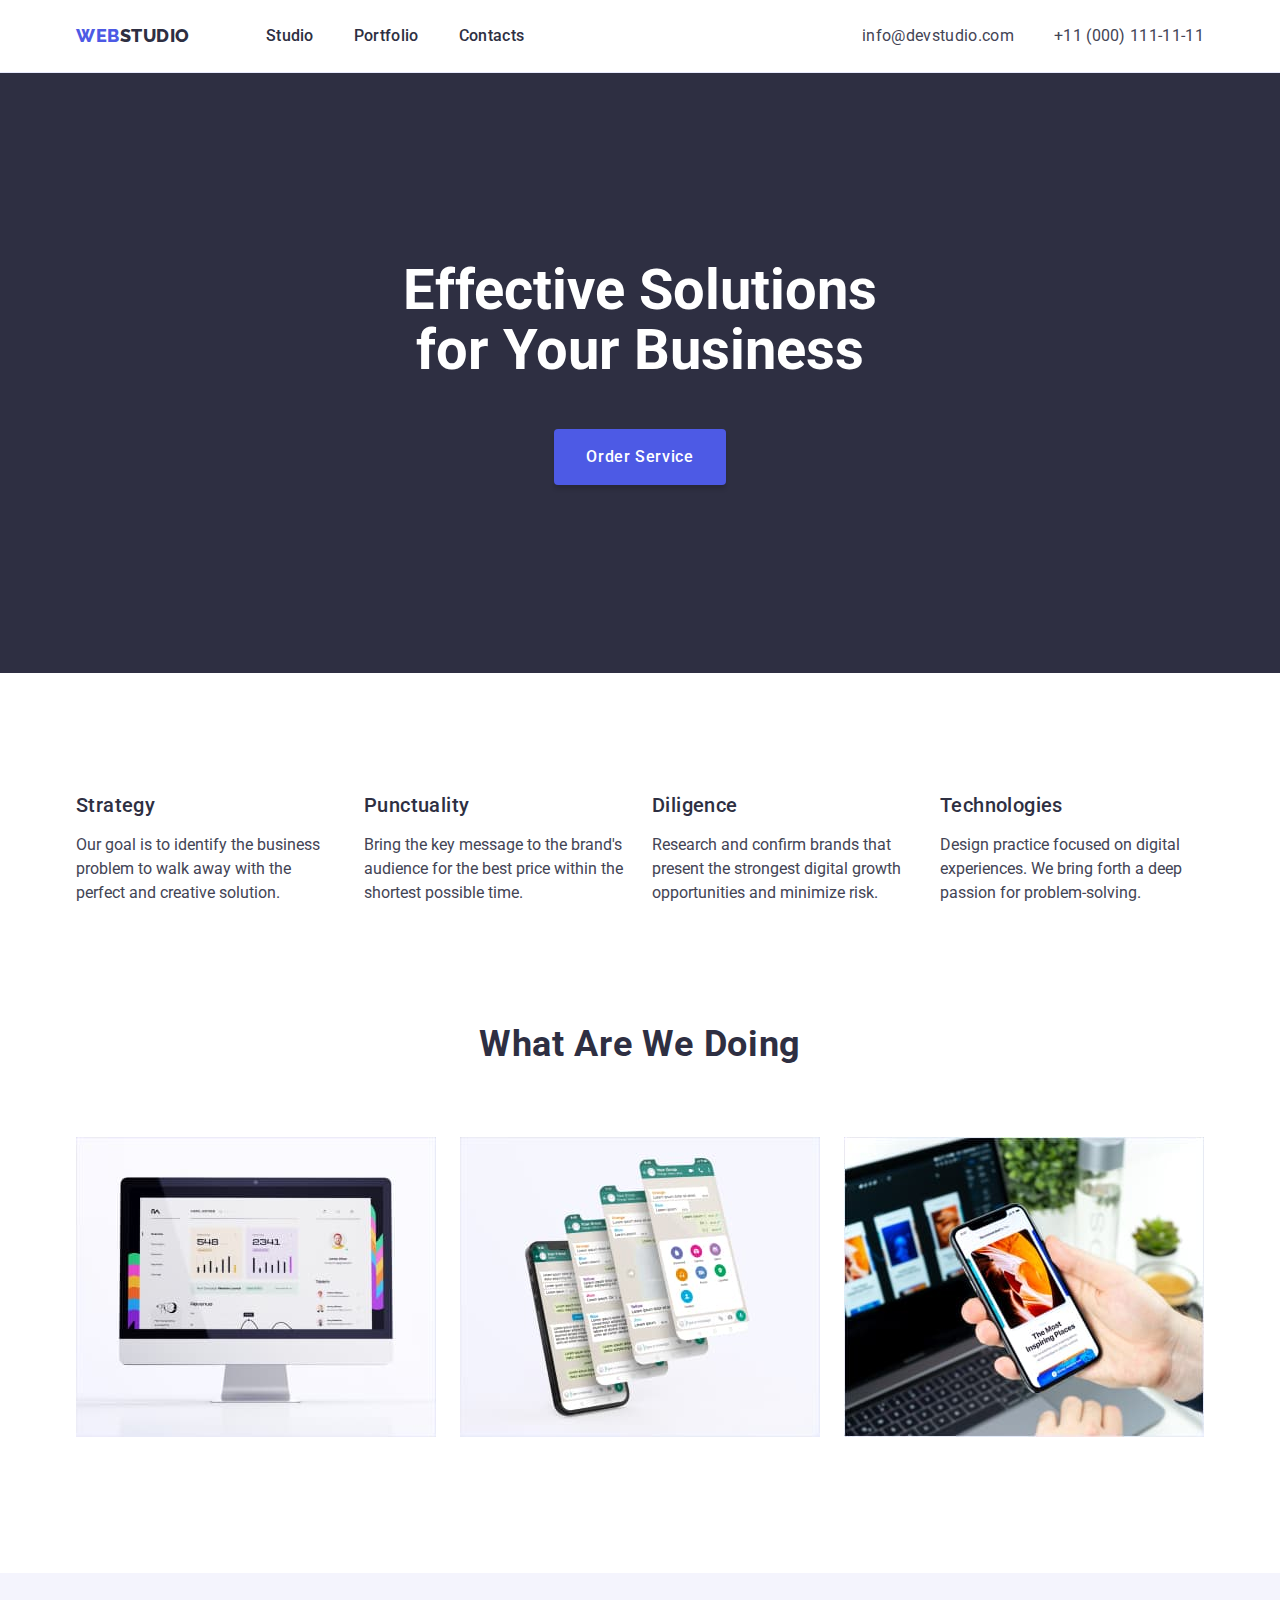
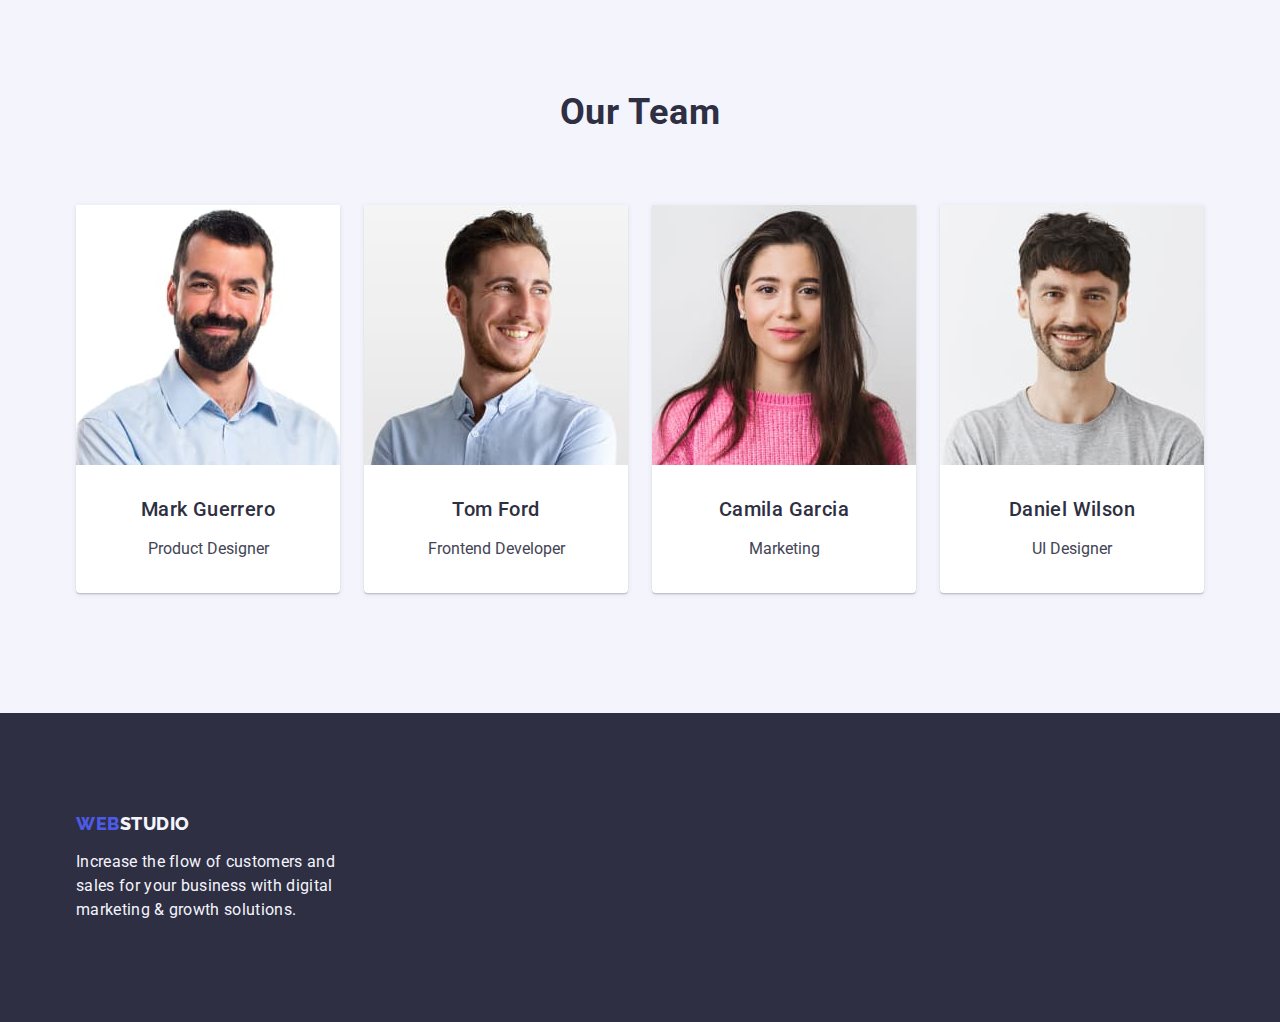
<file: index.html>
<!DOCTYPE html>
<html lang="en">
<head>
    <meta charset="UTF-8">
    <meta name="viewport" content="width=device-width, initial-scale=1.0">
    <title>WebStudio</title>
    <link rel="stylesheet" href="https://cdnjs.cloudflare.com/ajax/libs/modern-normalize/2.0.0/modern-normalize.min.css">
    <link rel="stylesheet" href="./css/styles.css">
    <link rel="preconnect" href="https://fonts.googleapis.com">
    <link rel="preconnect" href="https://fonts.gstatic.com" crossorigin>
    <link href="https://fonts.googleapis.com/css2?family=Raleway:wght@800&family=Roboto:wght@400;500;700;900&display=swap" rel="stylesheet">
</head>
<body>
    <header class="header">
        <div class="container header-flex">
        <nav class="header-nav">
            <a href="./index.html" class="logo link">Web<span class="logo-span">Studio</span></a>
                <ul class="header-list list">
                <li><a class="header-list-nav link" href="./index.html">Studio</a></li>
                <li><a class="header-list-nav link" href="./portfolio.html">Portfolio</a></li>
                <li><a class="header-list-nav link" href="">Contacts</a></li>
            </ul>
        </nav>
        <address class="address">
            <ul class="address-main list">
                <li><a class="address-list link" href="mailto:info@devstudio.com">info@devstudio.com</a></li>
                <li><a class="address-list link" href="tel:+110001111111"> +11 (000) 111-11-11</a></li>
            </ul>
        </address>
    </div>
    </header>
    <main>
        <section class="first-section">
            <div class="container">
            <h1 class="first-section-text" >Effective Solutions for Your Business</h1>
            <button class="first-section-button" type="button">Order Service</button>
        </div>
        </section>
        <section class="section">
            <div class="container">
            <h2 class="visually-hidden">values</h2>
            <ul class="list value-list">
                <li class="value-list-nav">
                    <h3 class="names">Strategy</h3>
                    <p class="text">
                        Our goal is to identify the business problem to walk away with the perfect and creative solution.
                    </p>
                </li>
                <li class="value-list-nav">
                    <h3 class="names">Punctuality</h3>
                    <p class="text">
                        Bring the key message to the brand's audience for the best price within the shortest possible time.
                    </p>
                </li>
                <li class="value-list-nav">
                    <h3 class="names">Diligence</h3>
                    <p class="text">
                        Research and confirm brands that present the strongest digital growth opportunities and minimize risk.
                    </p>
                </li>
                <li class="value-list-nav">
                    <h3 class="names">Technologies</h3>
                    <p class="text">
                        Design practice focused on digital experiences. We bring forth a deep passion for problem-solving.
                    </p>
                </li>
            </ul>
        </div>
        </section>
        <section class="section section-three">
            <div class="container">
            <h2 class="section-rubric">What are we doing</h2>
            <ul class="list pics-list">
                <li class="pisc-list-nav"><img src="./images/imac.jpg" alt="image of imac" width="360" height="300"></li>
                <li class="pisc-list-nav"><img src="./images/application.jpg" alt="image of application on a phone" width="360" height="300"></li>
                <li class="pisc-list-nav"><img src="./images/phone.jpg" alt="image of a iphone and latop" width="360" height="300"></li>
            </ul>
        </div>
        </section>
        <section class="section section-four">
            <div class="container">
            <h2 class="team-rubric">Our Team</h2>
            <ul class="list team-list">
                <li class="team-members">
                    <img src="./images/mark.jpg" alt="portrait of Mark Guerrero" width="264" height="260">
                    <div class="team-text-wrap">
                    <h3 class="names">Mark Guerrero</h3>
                <p class="text">Product Designer</p>
                    </div>
            </li>
            <li class="team-members">
                <img src="./images/tom.jpg" alt="portrait of Tom Ford" width="264" height="260">
                <div class="team-text-wrap">
                    <h3 class="names">Tom Ford</h3>
                <p class="text">Frontend Developer</p>
                </div>
            </li>
            <li class="team-members">
                <img src="./images/camilla.jpg" alt="portrait of Camila Garcia" width="264" height="260">
                <div class="team-text-wrap">
                <h3 class="names">Camila Garcia</h3>
                <p class="text">Marketing</p>
                </div>
            </li>
            <li class="team-members">
                <img src="./images/daniel.jpg" alt="portrait of Daniel Wilson" width="264" height="260">
                <div class="team-text-wrap">
                <h3 class="names">Daniel Wilson</h3>
                <p class="text">UI Designer</p>
                </div>
            </li>
            </ul>
        </div>
        </section>
    </main>
    <footer class="footer">
        <div class="container">
        <a href="./index.html" class="logo-web link">Web<span class="logo-footer">Studio</span></a>
        <p class="footer-text">Increase the flow of customers and sales for your business with digital marketing & growth solutions.</p>
    </div>
    </footer>
</body>
</html>
</file>
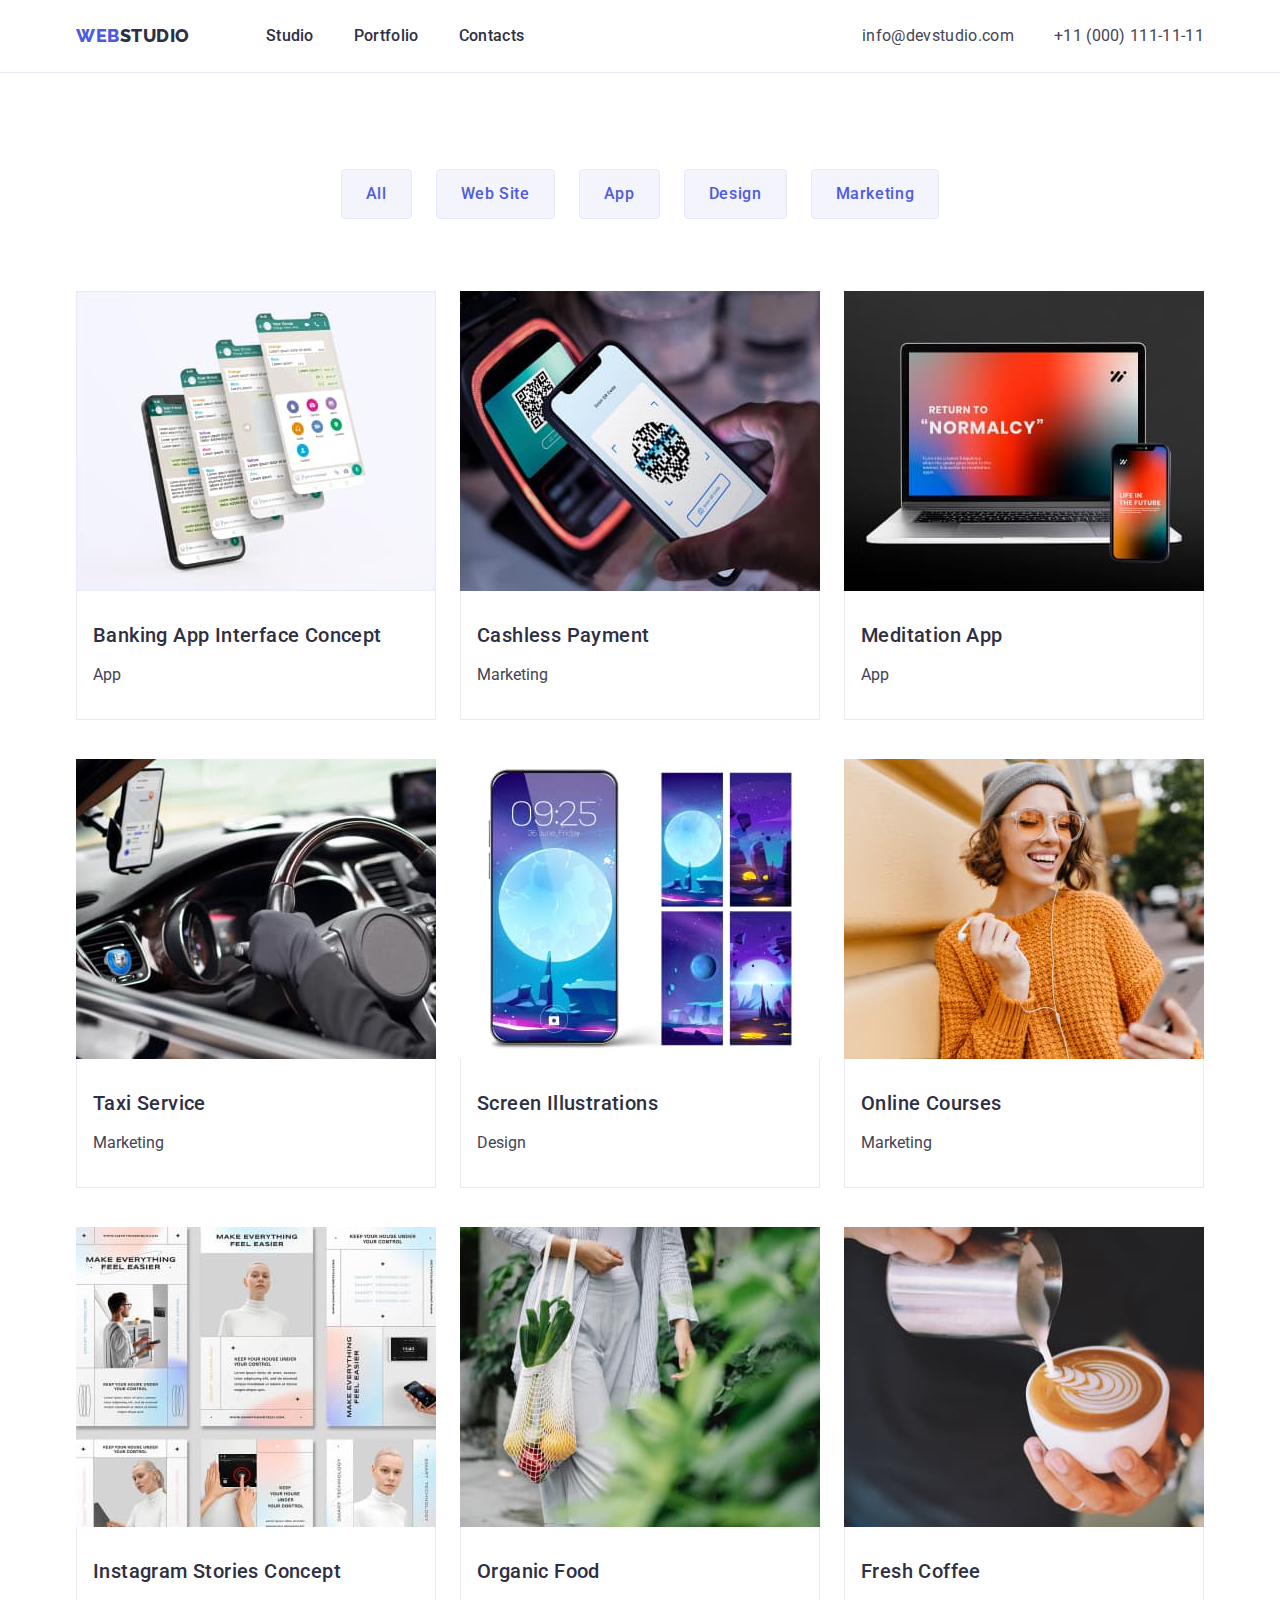
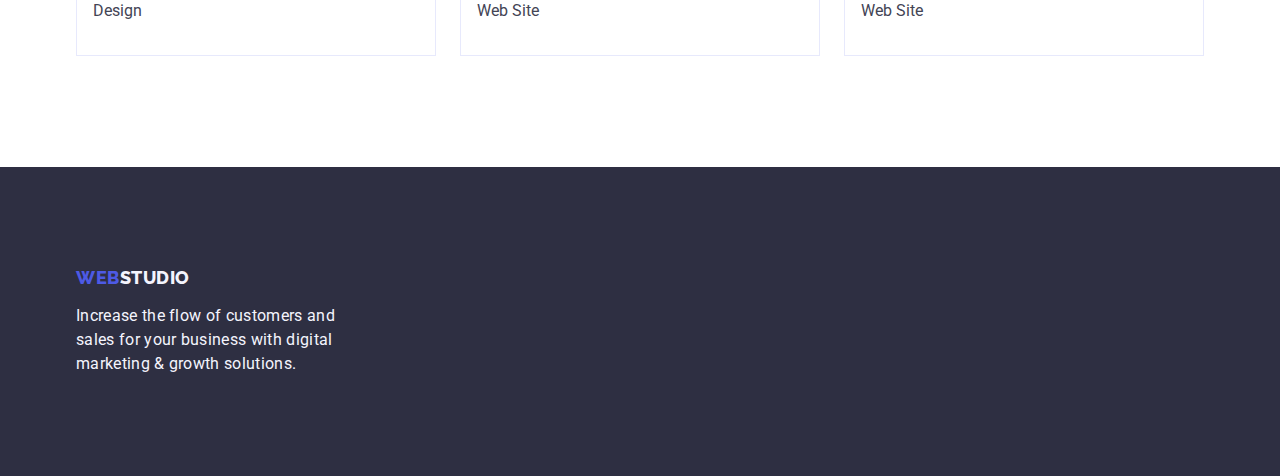
<file: portfolio.html>
<!DOCTYPE html>
<html lang="en">
<head>
    <meta charset="UTF-8">
    <meta name="viewport" content="width=device-width, initial-scale=1.0">
    <title>WebStudio</title>
    <link rel="stylesheet" href="https://cdnjs.cloudflare.com/ajax/libs/modern-normalize/2.0.0/modern-normalize.min.css">
    <link rel="stylesheet" href="./css/styles.css">
    <link rel="preconnect" href="https://fonts.googleapis.com">
    <link rel="preconnect" href="https://fonts.gstatic.com" crossorigin>
    <link href="https://fonts.googleapis.com/css2?family=Raleway:wght@800&family=Roboto:wght@400;500;700;900&display=swap" rel="stylesheet">
</head>
<body>
    <header class="header">
        <div class="container header-flex">
        <nav class="header-nav">
            <a href="./index.html" class="logo link">Web<span class="logo-span">Studio</span></a>
                <ul class="header-list list">
                <li><a class="header-list-nav link" href="./index.html">Studio</a></li>
                <li><a class="header-list-nav link" href="./portfolio.html">Portfolio</a></li>
                <li><a class="header-list-nav link" href="">Contacts</a></li>
            </ul>
        </nav>
        <address class="address">
            <ul class="address-main list">
                <li><a class="address-list link" href="mailto:info@devstudio.com">info@devstudio.com</a></li>
                <li><a class="address-list link" href="tel:+110001111111"> +11 (000) 111-11-11</a></li>
            </ul>
        </address>
    </div>
    </header>
    <main>
        <section class="portfolio-section">
        <div class="container">
            <h1 class="visually-hidden">Portfolio</h1>
            <ul class="list portfolio-button">
                <li><button type="button" class="button-list">All</button></li>
                <li><button type="button" class="button-list">Web Site</button></li>
                <li><button type="button" class="button-list">App</button></li>               
                <li><button type="button" class="button-list">Design</button></li>
                <li><button type="button" class="button-list">Marketing</button></li>
            </ul>
        <ul class="portfolio-picture-list list">
            <li class="portfolio-picture">
                <a href="" class="link">
                <img src="./images/application.jpg" alt="banking app" width="360" height="300">
                <div class="portfolio-text-wrap">
                    <h2 class="names">Banking App Interface Concept</h2>
                    <p class="text">App</p>
                </div>
            </a>
            </li>
            <li class="portfolio-picture">
                <a href="" class="link">
                <img src="./images/cashlesspayment.jpg" alt="Phone paying" width="360" height="300">
                <div class="portfolio-text-wrap">
                    <h2 class="names">Cashless Payment</h2>
                    <p class="text">Marketing</p>
                </div>
            </a>
            </li>
            <li class="portfolio-picture">
                <a href="" class="link">
                <img src="./images/meditationapp.jpg" alt="Picture of macbook and iphone" width="360" height="300">
                <div class="portfolio-text-wrap">
                <h2 class="names">Meditation App</h2>
                <p class="text">App</p>
                </div>
            </a>
            </li>
            <li class="portfolio-picture">
                <a href="" class="link">
                <img src="./images/taxiservice.jpg" alt="Picture of a steering wheel and a phone in a car" width="360" height="300">
                <div class="portfolio-text-wrap">
                <h2 class="names">Taxi Service</h2>
                <p class="text">Marketing</p>
            </div>
            </a>
            </li>
            <li class="portfolio-picture">
                <a href="" class="link">
                <img src="./images/screenillustration.jpg" alt="Iphone and four difftent designs for screen background" width="360" height="300">
                <div class="portfolio-text-wrap">
                <h2 class="names">Screen Illustrations</h2>
                <p class="text">Design</p>
            </div>
            </a>
            </li>
            <li class="portfolio-picture">
                <a href="" class="link">
                <img src="./images/onlinecourses.jpg" alt="Woman with a Phone" width="360" height="300">
                <div class="portfolio-text-wrap">
                <h2 class="names">Online Courses</h2>
                <p class="text">Marketing</p>
            </div>
            </a>
            </li>
            <li class="portfolio-picture">
                <a href="" class="link">
                <img src="./images/instagramstories.jpg" alt="Design of instagramstory concpet" width="360" height="300">
                <div class="portfolio-text-wrap">
                <h2 class="names">Instagram Stories Concept</h2>
                <p class="text">Design</p>
            </div>
            </a>
            </li>
            <li class="portfolio-picture">
                <a href="" class="link">
                <img src="./images/organicfood.jpg" alt="Organic Food in a bag" width="360" height="300">
                <div class="portfolio-text-wrap">
                <h2 class="names">Organic Food</h2>
                <p class="text">Web Site</p>
            </div>
            </a>
            </li>
            <li class="portfolio-picture">
                <a href="" class="link">
                <img src="./images/freshcoffee.jpg" alt="Fresh Coffee" width="360" height="300">
                <div class="portfolio-text-wrap">
                <h2 class="names">Fresh Coffee</h2>
                <p class="text">Web Site</p>
                </div>
            </a>
            </li>
        </ul>
    </div>
        </section>
    </main>
    <footer class="footer">
        <div class="container">
        <a href="./index.html" class="logo-web link">Web<span class="logo-footer">Studio</span></a>
        <p class="footer-text">Increase the flow of customers and sales for your business with digital marketing & growth solutions.</p>
    </div>
    </footer>
</body>
</html>
</file>
<file: css/styles.css>
:root{
   --primary-brand-color: #4D5AE5;
   --pressed-state-color: #404BBF;
   --dark-color: #2E2F42;
   --success-color: #31D0AA;
   --text-color: #434455;
   --subtle-text: #8E8F99;
   --accent-color: #E7E9FC;
   --light-color: #F4F4FD;
   --white-background: #FFFFFF;
   --modal-background: #FCFCFC;
}

*, *::before, *::after {
   box-sizing: border-box;
}

h1,
h2,
h3,
h4,
h5,
h6,
p {
  margin: 0;
}

img{
   display: block;
   max-width: 100%;
   height: auto;
}

body{
   font-family: 'Roboto', sans-serif;
   color: var(--text-color);
   background-color: var(--white-background);
}

/* Header, logo, address */

.logo{
   font-family: Raleway, sans-serif;
   font-size: 18px;
   font-weight: 800;
   line-height: 1.17em;
   letter-spacing: 0.03em;
   text-transform: uppercase;
   color: var(--primary-brand-color);
   margin-right: 76px;
}

.logo-span{
   color: var(--dark-color);
}

.header-list{
   color: var(--dark-color);
   font-family: Roboto;
   font-size: 16px;
   font-weight: 500;
   line-height: 1.5;
   letter-spacing: 0.02em; 
   display: flex;
   align-items: flex-start;
   gap: 40px;
   padding: 0; 
}

.header-nav{
   display: flex;
   align-items: center;
}

.header-list-nav{
   color: var(--dark-color);
   padding: 24px 0;
}

.list{
   list-style: none;
}

.link{
   text-decoration: none;
}

.header-list-nav:hover{
   color: var(--pressed-state-color);
}
.header-list-nav:focus{
   color: var(--pressed-state-color);
}

.address{
   font-style: normal;
   font-size: 16px;
   font-weight: 400;
   line-height: 1.5;
   letter-spacing: 0.02em;
   margin-left: auto;
}

.address-main{
   display: flex;
   gap: 40px;
   padding: 24px 0;
   margin: 0;
}

.address-list{
   color: var(--text-color);
}

.address-list:hover{
   color: var(--pressed-state-color);
}

.address-list:focus{
   color: var(--pressed-state-color);
}

/* first section */

.first-section{
   background-color: var(--dark-color);
   height: 600px;
   padding: 188px 0;
}


.first-section-text{
   color: var(--white-background);
   font-family: "Roboto", sans-serif;
   font-size: 56px;
   font-style: normal;
   font-weight: 700;
   line-height: 1.07;
   text-align: center;
   max-width: 496px;
   margin: 0 auto;
   padding: 0px 0px 48px 0px;
}

.first-section-button{
   background-color: var(--primary-brand-color);
   color: var(--white-background);
   font-family: "Roboto", sans-serif;
   font-size: 16px;
   font-style: normal;
   font-weight: 500;
   letter-spacing: 0.04em;
   line-height: 1.5;
   cursor: pointer;
   display: block;
   text-align: center;
   margin: auto;
   padding: 16px 32px;
   min-width: 169px;
   border: none;
   border-radius: 4px;
   box-shadow: 0px 4px 4px 0px rgba(0, 0, 0, 0.15);
}

.first-section-button:hover{
   background-color: var(--pressed-state-color);
}

.first-section-button:focus{
   background-color: var(--pressed-state-color);
}

/* second section */

.text{
   font-family: Roboto;
   font-size: 16px;
   font-style: normal;
   font-weight: 400;
   line-height: 1.5;
   color: var(--text-color);
}

/* section three */

.section-rubric{
   font-family: "Roboto", sans-serif;
   font-size: 36px;
   font-style: normal;
   font-weight: 700;
   text-align: center;
   line-height: 1.11;
   letter-spacing: 0.02em;
   text-transform: capitalize;
   color: var(--dark-color);
   margin-bottom: 72px;
}

/* section four/ team section */

.section-four{
   background-color: var(--light-color);
   display: flex;
}

.team-members{
   background-color: var(--white-background);
   text-align: center;
   border-radius: 0px 0px 4px 4px;
   box-shadow: 0px 2px 1px 0px rgba(46, 47, 66, 0.08), 0px 1px 1px 0px rgba(46, 47, 66, 0.16), 0px 1px 6px 0px rgba(46, 47, 66, 0.08);
   display: flex;
   flex-direction: column;
   width: calc((100% - 72px) / 4);
}

.team-rubric{
   font-family: Roboto;
   font-size: 36px;
   font-style: normal;
   font-weight: 700;
   text-align: center;
   line-height: 1.11;
   letter-spacing: 0.02em;
   text-transform: capitalize;
   color: var(--dark-color);
   margin-bottom: 72px;
}

.team-list{
   display: flex;
   flex-wrap: wrap;
   gap: 24px;
   padding: 0;
   margin: 0;
}

.team-text-wrap{ 
   display: flex;
   flex-direction: column;
   justify-content: center;
   align-items: center;
   gap: 8px;
   padding: 32px 0px;
}
/* names in index.html, services text in portfolio and text in section 2 in index.html */

.names{
   font-family: Roboto;
   font-size: 20px;
   font-style: normal;
   font-weight: 500;
   line-height: 1.2;
   letter-spacing: 0.02em;
   color: var(--dark-color);
   margin-bottom: 8px;
}

/* footer */

.footer{
   background-color: var(--dark-color);
   padding: 100px 0;
}

.logo-footer{
   color: var(--light-color);
}

.footer-text{
   font-family: Roboto;
   font-size: 16px;
   font-style: normal;
   font-weight: 400;
   line-height: 1.5;
   letter-spacing: 0.02em;
   color: var(--light-color);
   max-width: 264px;
}


.logo-web{
   font-family: Raleway, sans-serif;
   font-size: 18px;
   font-weight: 800;
   line-height: 1.17em;
   letter-spacing: 0.03em;
   text-transform: uppercase;
   color: var(--primary-brand-color); 
   display: inline-block;
   margin-bottom: 16px;
}

/* portfolio buttons */

.portfolio-button{ 
   display: flex;
   justify-content: center;
   gap: 24px;
   margin: 0 0 72px 0;
   padding: 0;
}

.button-list{ 
   font-family: "Roboto", sans-serif;
   font-size: 16px;
   font-style: normal;
   font-weight: 500;
   line-height: 1.5;
   letter-spacing: 0.04em;
   color: var(--primary-brand-color);
   text-align: center;
   background-color: var(--light-color);
   cursor: pointer;
   padding: 12px 24px;
   border-radius: 4px;
   border: 1px solid var(--accent-color);
}

.button-list:hover{
   color: var(--white-background);
   background-color: var(--pressed-state-color);
   border: 1px solid transparent;
}

.button-list:focus{
   color: var(--white-background);
   background-color: var(--pressed-state-color);
   border: 1px solid transparent;
}

.portfolio-picture-list{
   display: flex;
   flex-wrap: wrap;
   padding: 0;
   gap: 24px;
   margin: auto;
   row-gap: 48px;
}

.portfolio-picture{ 
   width: 360px;
   height: 420px;
   background: var(--white-background);
}

.portfolio-text-wrap{    
   display: flex;
   flex-direction: column;
   justify-content: center;
   align-items: flex-start;
   padding: 32px 16px;
   gap: 8px;
   align-self: stretch;
   border: 1px solid var(--accent-color);
   border-top: none; 
}

.portfolio-section{
   padding: 96px 0 120px 0;
}

/* HW3 */
.header{
   border-bottom: 1px solid var(--accent-color);
   background: var(--white-background);

}
.container{
   max-width: 1158px; 
   padding: 0 15px; 
   margin: 0 auto; 
}

.header-flex{
   display: flex;
   justify-content: flex-start;
   align-items: center;
}

.section{
   padding: 120px 0;
}

.visually-hidden {
   position: absolute;
   width: 1px;
   height: 1px;
   margin: -1px;
   border: 0;
   padding: 0;
   white-space: nowrap;
   clip-path: inset(100%);
   clip: rect(0 0 0 0);
   overflow: hidden;
 }

 .value-list{
   display: flex;
   padding: 0;
   margin: auto;
   justify-content: space-between;
   gap: 24px;
 }

 .value-list-nav{
   display: flex;
   width: calc((100% - 72px) / 4);
   flex-direction: column;
   align-items: flex-start;
   gap: 8px;
 }

 .section-three{
   padding-top: 0;
}

.pics-list{
   display: flex; 
   padding: 0;
   gap: 24px;
}

.pisc-list-nav{
   width: calc((100% - 48px) / 3);
}
</file>
